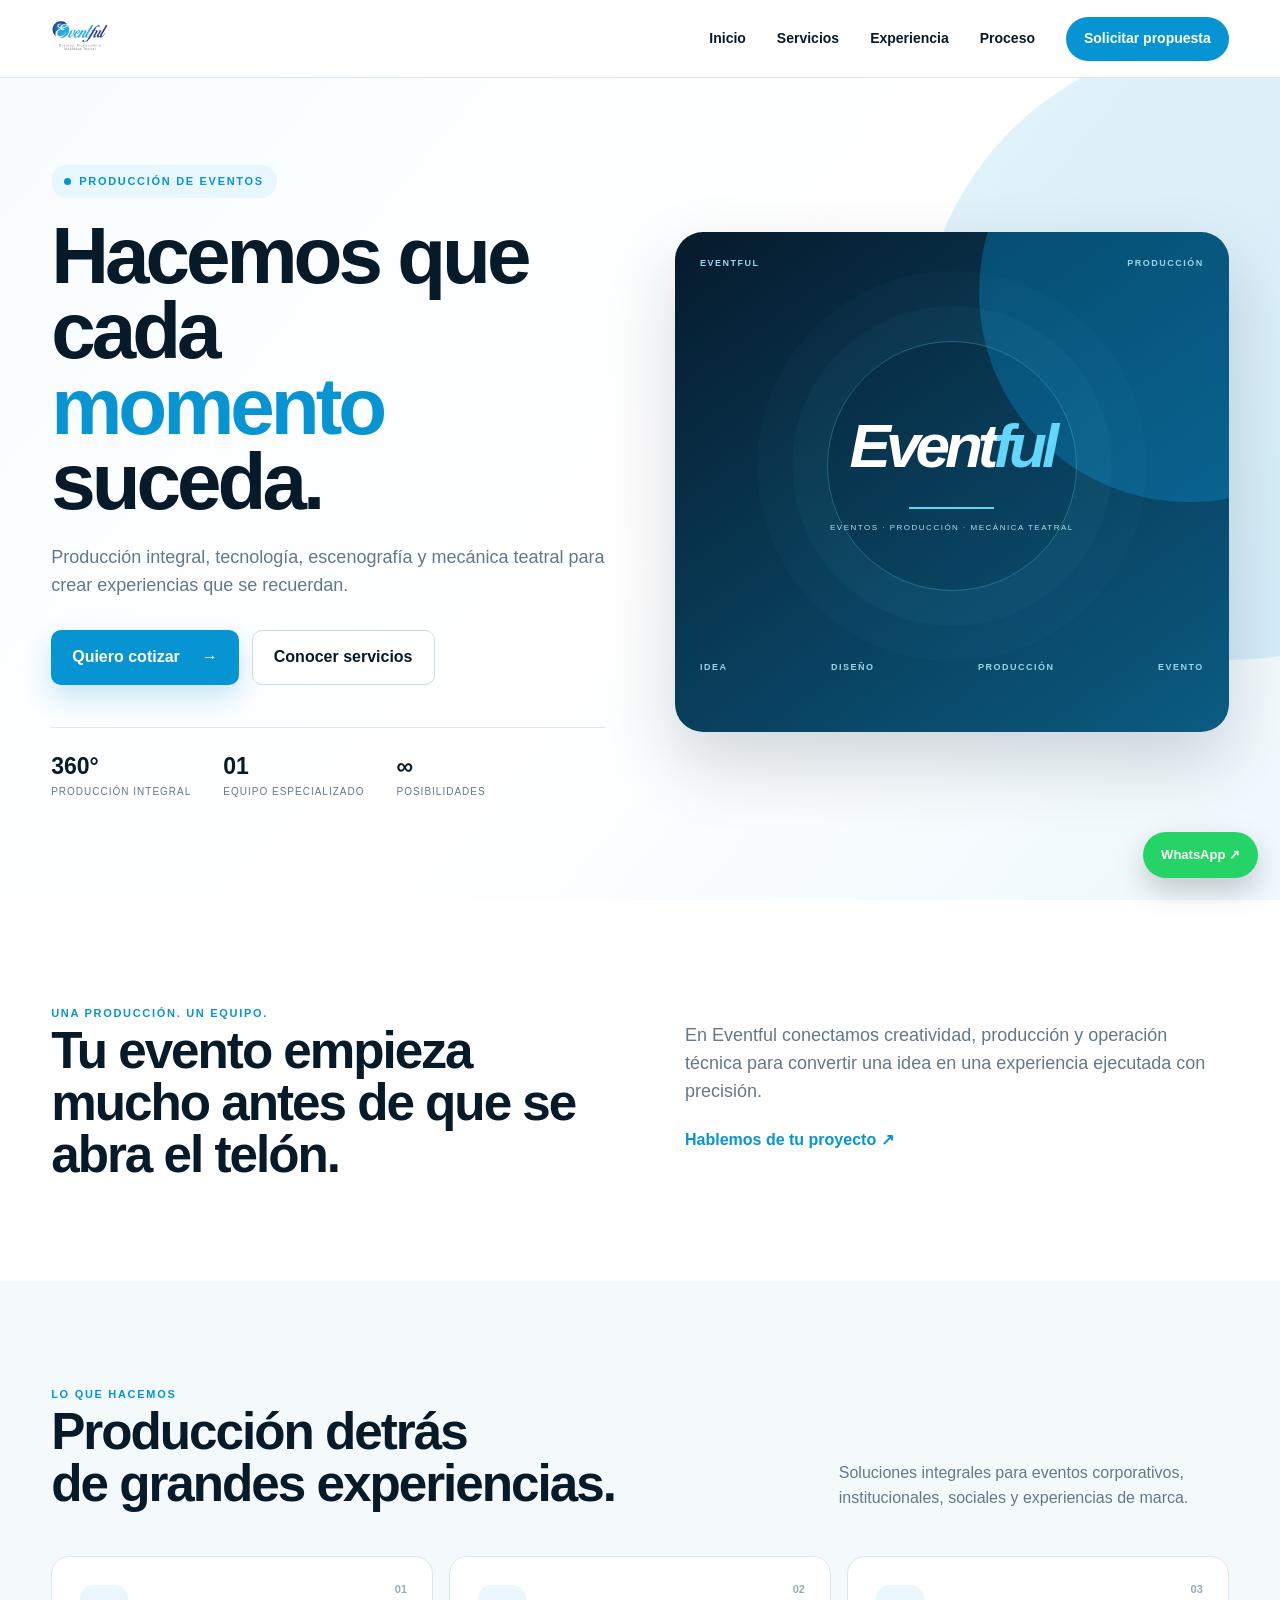
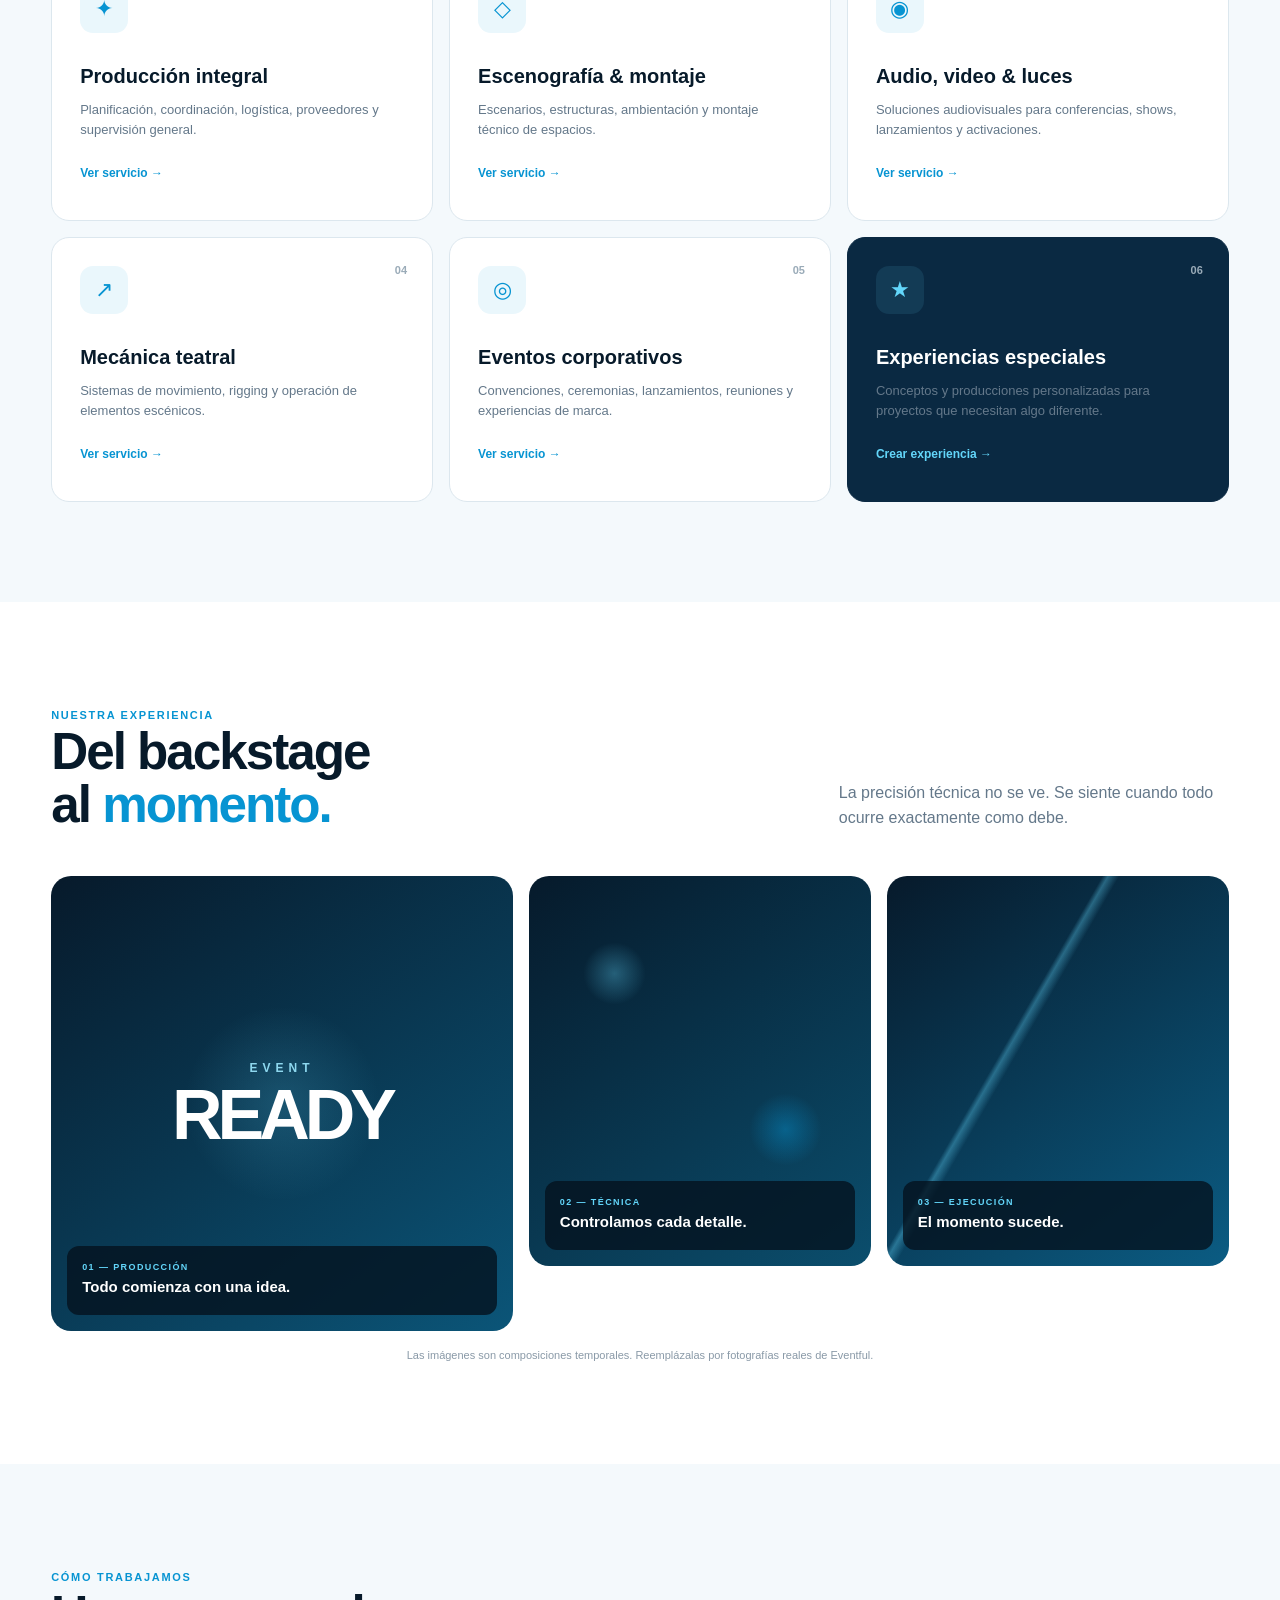
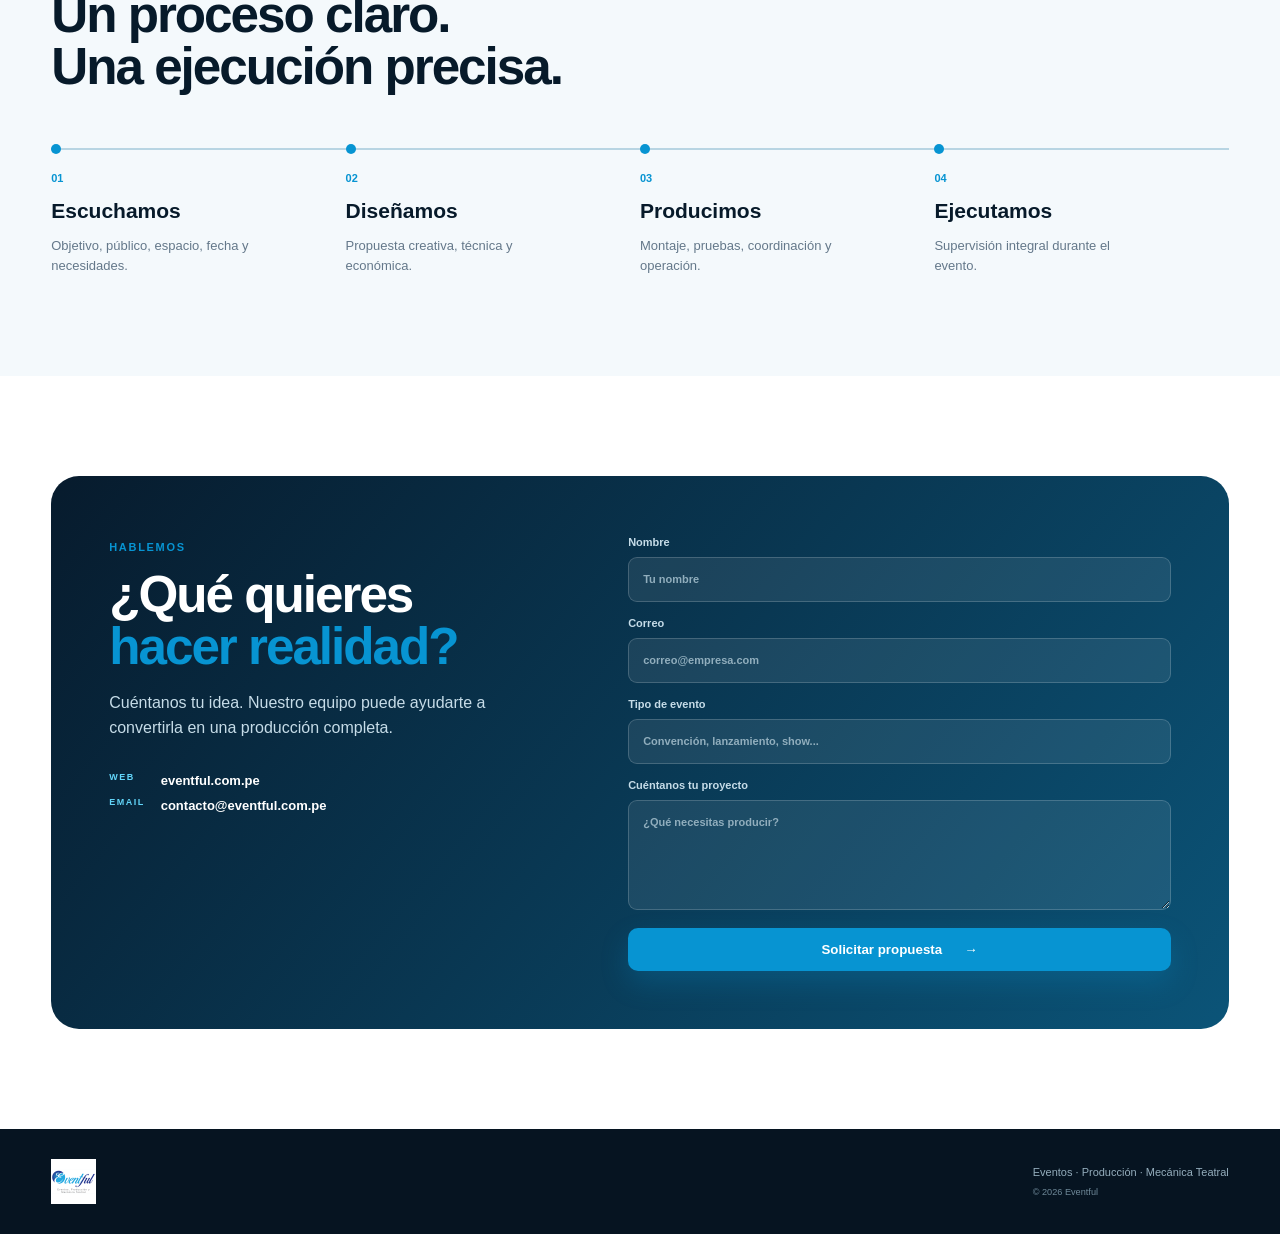
<file: index.html>
<!doctype html>
<html lang="es">
<head>
<meta charset="utf-8">
<meta name="viewport" content="width=device-width, initial-scale=1">
<title>Eventful | Producción de Eventos</title>
<meta name="description" content="Eventful — Eventos, Producción y Mecánica Teatral">
<style>
:root{--blue:#0794d2;--cyan:#63d6fa;--ink:#071a2a;--navy:#0a2942;--muted:#64788a;--line:#dce7ee;--soft:#f4f9fc}
*{box-sizing:border-box;margin:0;padding:0}
html{scroll-behavior:smooth}
body{font-family:Arial,Helvetica,sans-serif;color:var(--muted);background:#fff;line-height:1.55}
a{text-decoration:none;color:inherit}
.wrap{width:min(1180px,92%);margin:auto}

header{position:fixed;z-index:100;top:0;left:0;right:0;height:78px;background:rgba(255,255,255,.96);border-bottom:1px solid var(--line);backdrop-filter:blur(12px)}
.nav{height:78px;display:flex;align-items:center;justify-content:space-between}
.logo{height:58px;width:auto;object-fit:contain}
nav{display:flex;align-items:center;gap:31px;color:var(--ink);font-size:14px;font-weight:800}
nav a:hover{color:var(--blue)}
nav .cta{background:var(--blue);color:#fff;padding:11px 18px;border-radius:999px}
.menu{display:none;border:0;background:none;font-size:28px;color:var(--ink)}

.hero{min-height:100vh;padding:145px 0 80px;display:flex;align-items:center;position:relative;overflow:hidden;background:linear-gradient(130deg,#f8fcff 0%,#fff 55%,#eef8fd 100%)}
.hero:after{content:"";position:absolute;width:620px;height:620px;border-radius:50%;right:-260px;top:40px;background:rgba(7,148,210,.12)}
.hero-grid{display:grid;grid-template-columns:1fr 1fr;gap:70px;align-items:center;position:relative;z-index:2}
.badge,.eyebrow{display:inline-flex;align-items:center;gap:8px;color:var(--blue);font-size:11px;font-weight:900;letter-spacing:1.7px;text-transform:uppercase}
.badge{padding:8px 13px;background:#e7f7fd;border-radius:999px;margin-bottom:20px}
.badge i{width:7px;height:7px;border-radius:50%;background:var(--blue)}
h1{font-size:clamp(48px,6.3vw,80px);line-height:.94;letter-spacing:-4px;color:var(--ink);margin-bottom:25px}
h1 em,h2 em{font-style:normal;color:var(--blue)}
.hero-copy>p{max-width:620px;font-size:18px;margin-bottom:30px}
.actions{display:flex;gap:13px;flex-wrap:wrap}
.btn{display:inline-flex;align-items:center;justify-content:center;gap:22px;padding:14px 21px;border-radius:10px;font-weight:900}
.primary{background:var(--blue);color:#fff;box-shadow:0 12px 28px rgba(7,148,210,.23)}
.secondary{background:#fff;color:var(--ink);border:1px solid #cbdbe4}
.stats{display:flex;gap:32px;margin-top:42px;padding-top:21px;border-top:1px solid var(--line)}
.stats strong{display:block;font-size:23px;color:var(--ink)}
.stats span{display:block;font-size:10px;text-transform:uppercase;letter-spacing:1px}

.visual{height:500px;border-radius:28px;overflow:hidden;position:relative;padding:25px;color:#fff;background:linear-gradient(145deg,#061a2b,#0b5c83);box-shadow:0 30px 70px rgba(8,24,39,.17)}
.visual:before{content:"";position:absolute;width:420px;height:420px;border-radius:50%;right:-170px;top:-150px;background:rgba(7,148,210,.34)}
.vtop,.vbottom{position:relative;z-index:2;display:flex;justify-content:space-between;color:#9bd5e8;font-size:9px;font-weight:900;letter-spacing:1.5px}
.vcenter{height:390px;display:flex;align-items:center;justify-content:center;flex-direction:column;position:relative;z-index:2}
.ring{position:absolute;width:250px;height:250px;border-radius:50%;border:1px solid rgba(99,214,250,.3);box-shadow:0 0 0 35px rgba(99,214,250,.035),0 0 0 70px rgba(99,214,250,.025)}
.word{font-size:62px;font-weight:900;font-style:italic;letter-spacing:-5px}.word span{color:var(--cyan)}
.vline{width:85px;height:2px;background:var(--cyan);margin:13px 0}.vcenter small{font-size:8px;letter-spacing:1.5px;color:#b9ddea}

section{padding:100px 0}
.intro{background:#fff}
.intro-grid{display:grid;grid-template-columns:1fr 1fr;gap:90px}
h2{font-size:clamp(35px,4vw,54px);line-height:1.02;letter-spacing:-2px;color:var(--ink)}
.intro p{font-size:18px;margin:22px 0}
.link{color:var(--blue);font-weight:900}

.services{background:var(--soft)}
.head{display:flex;justify-content:space-between;align-items:end;gap:50px;margin-bottom:45px}
.head>p{max-width:390px}
.service-grid{display:grid;grid-template-columns:repeat(3,1fr);gap:16px}
.service{min-height:265px;padding:28px;border:1px solid var(--line);border-radius:18px;background:#fff;position:relative;transition:.25s}
.service:hover{transform:translateY(-5px);box-shadow:0 20px 45px rgba(8,24,39,.1)}
.service.dark{background:var(--navy);border-color:var(--navy)}
.num{position:absolute;right:25px;top:24px;font-size:11px;font-weight:900;color:#9aabb8}
.icon{width:48px;height:48px;border-radius:13px;background:#eaf7fc;color:var(--blue);display:grid;place-items:center;font-size:22px;margin-bottom:28px}
.dark .icon{background:rgba(99,214,250,.1);color:var(--cyan)}
.service h3{font-size:20px;color:var(--ink);margin-bottom:8px}.dark h3{color:#fff}
.service p{font-size:13px;margin-bottom:20px}.service a{font-size:12px;color:var(--blue);font-weight:900}.dark a{color:var(--cyan)}

.experience{background:#fff}
.exp-grid{display:grid;grid-template-columns:1.35fr 1fr 1fr;gap:16px;margin-top:45px}
.exp{height:390px;border-radius:20px;overflow:hidden;position:relative;background:linear-gradient(145deg,#071a2b,#0b5578)}
.exp:first-child{height:455px}
.exp.stage{background:radial-gradient(circle at center,rgba(99,214,250,.18),transparent 30%),linear-gradient(145deg,#071a2b,#0b5578);display:flex;align-items:center;justify-content:center}
.stage-word{font-size:70px;line-height:.8;color:#fff;font-weight:900;letter-spacing:-5px;text-align:center}.stage-word small{display:block;font-size:12px;letter-spacing:5px;color:#8ed8ef;margin-bottom:13px}
.lights{background:radial-gradient(circle at 25% 25%,rgba(99,214,250,.32),transparent 8%),radial-gradient(circle at 75% 65%,rgba(7,148,210,.42),transparent 10%),linear-gradient(145deg,#061a2b,#0b4e6d)}
.motion{background:linear-gradient(120deg,transparent 38%,rgba(99,214,250,.35) 39%,transparent 41%),linear-gradient(145deg,#071a2b,#0b5c83)}
.caption{position:absolute;left:16px;right:16px;bottom:16px;padding:15px;border-radius:12px;background:rgba(4,18,30,.8);color:#fff}.caption small{display:block;color:var(--cyan);font-size:9px;font-weight:900;letter-spacing:1.4px}.caption b{font-size:15px}
.note{text-align:center;margin-top:16px;font-size:11px;color:#8999a7}

.process{background:var(--soft)}
.process-grid{display:grid;grid-template-columns:repeat(4,1fr);margin-top:55px}
.step{padding:0 24px 0 0;border-top:2px solid #b8d5e3;position:relative}.step:before{content:"";position:absolute;top:-6px;left:0;width:10px;height:10px;border-radius:50%;background:var(--blue)}
.step span{display:block;margin-top:20px;color:var(--blue);font-size:11px;font-weight:900}.step h3{color:var(--ink);font-size:21px;margin:8px 0}.step p{font-size:13px;max-width:210px}

.contact{padding:100px 0}
.contact-box{display:grid;grid-template-columns:.9fr 1.1fr;gap:75px;padding:58px;border-radius:28px;background:linear-gradient(130deg,#071b2d,#0b5478);color:#c6dce8}
.contact h2{color:#fff;margin:10px 0 18px}.contact-copy>p{max-width:430px}.contact-info{display:grid;grid-template-columns:auto 1fr;gap:5px 16px;margin-top:30px}.contact-info span{font-size:9px;letter-spacing:1.5px;color:var(--cyan);font-weight:900}.contact-info b{font-size:13px;color:#fff}
form{display:grid;gap:13px}label{font-size:11px;font-weight:800;color:#c6dce8}input,textarea{width:100%;margin-top:6px;padding:13px 14px;border-radius:9px;border:1px solid rgba(255,255,255,.18);background:rgba(255,255,255,.08);color:#fff;font:inherit;outline:0}input::placeholder,textarea::placeholder{color:#91aebd}textarea{min-height:110px;resize:vertical}form .btn{border:0;cursor:pointer}

.whatsapp{position:fixed;right:22px;bottom:22px;z-index:120;padding:13px 18px;border-radius:999px;background:#25D366;color:#fff;font-size:13px;font-weight:900;box-shadow:0 12px 30px rgba(0,0,0,.2)}
footer{background:#061421;padding:30px 0;color:#94adbc}.footer{display:flex;align-items:center;justify-content:space-between}.footer img{height:45px;width:auto}.footer-text{font-size:11px}.footer-text small{display:block;margin-top:4px;color:#6f8999}

@media(max-width:900px){
 nav{display:none}.menu{display:block}nav.open{display:flex;position:absolute;top:78px;left:0;right:0;background:#fff;padding:20px 5%;flex-direction:column;align-items:stretch;box-shadow:0 20px 35px rgba(8,24,39,.1)}
 .hero-grid,.intro-grid,.contact-box{grid-template-columns:1fr}.service-grid{grid-template-columns:1fr 1fr}.exp-grid{grid-template-columns:1fr 1fr}.exp:first-child{grid-column:1/-1}.process-grid{grid-template-columns:1fr 1fr;gap:35px}.head{display:block}.head>p{margin-top:20px}.contact-box{gap:45px}
}
@media(max-width:600px){
 .hero{padding-top:120px}.logo{height:51px}h1{letter-spacing:-2.5px}.stats{gap:18px}.visual{height:390px}.vcenter{height:285px}.word{font-size:44px}.service-grid,.exp-grid,.process-grid{grid-template-columns:1fr}.exp:first-child{grid-column:auto}.exp,.exp:first-child{height:340px}.contact-box{padding:35px 25px}.footer{display:block}.footer-text{margin-top:15px}.whatsapp{right:14px;bottom:14px}
}
</style>
</head>
<body>

<header>
<div class="wrap nav">
<a href="#inicio"><img class="logo" src="[data-uri] " alt="Eventful"></a>
<button class="menu" id="menuBtn">☰</button>
<nav id="nav">
<a href="#inicio">Inicio</a><a href="#servicios">Servicios</a><a href="#experiencia">Experiencia</a><a href="#proceso">Proceso</a><a class="cta" href="#contacto">Solicitar propuesta</a>
</nav>
</div>
</header>

<main>
<section class="hero" id="inicio">
<div class="wrap hero-grid">
<div class="hero-copy">
<div class="badge"><i></i> Producción de eventos</div>
<h1>Hacemos que cada<br><em>momento</em> suceda.</h1>
<p>Producción integral, tecnología, escenografía y mecánica teatral para crear experiencias que se recuerdan.</p>
<div class="actions"><a class="btn primary" href="#contacto">Quiero cotizar <b>→</b></a><a class="btn secondary" href="#servicios">Conocer servicios</a></div>
<div class="stats"><div><strong>360°</strong><span>Producción integral</span></div><div><strong>01</strong><span>Equipo especializado</span></div><div><strong>∞</strong><span>Posibilidades</span></div></div>
</div>
<div class="visual">
<div class="vtop"><span>EVENTFUL</span><span>PRODUCCIÓN</span></div>
<div class="vcenter"><div class="ring"></div><div class="word">Event<span>ful</span></div><div class="vline"></div><small>EVENTOS · PRODUCCIÓN · MECÁNICA TEATRAL</small></div>
<div class="vbottom"><span>IDEA</span><span>DISEÑO</span><span>PRODUCCIÓN</span><span>EVENTO</span></div>
</div>
</div>
</section>

<section class="intro">
<div class="wrap intro-grid">
<div><div class="eyebrow">Una producción. Un equipo.</div><h2>Tu evento empieza mucho antes de que se abra el telón.</h2></div>
<div><p>En Eventful conectamos creatividad, producción y operación técnica para convertir una idea en una experiencia ejecutada con precisión.</p><a class="link" href="#contacto">Hablemos de tu proyecto ↗</a></div>
</div>
</section>

<section class="services" id="servicios">
<div class="wrap">
<div class="head"><div><div class="eyebrow">Lo que hacemos</div><h2>Producción detrás<br>de grandes experiencias.</h2></div><p>Soluciones integrales para eventos corporativos, institucionales, sociales y experiencias de marca.</p></div>
<div class="service-grid">
<article class="service"><span class="num">01</span><div class="icon">✦</div><h3>Producción integral</h3><p>Planificación, coordinación, logística, proveedores y supervisión general.</p><a href="#contacto">Ver servicio →</a></article>
<article class="service"><span class="num">02</span><div class="icon">◇</div><h3>Escenografía & montaje</h3><p>Escenarios, estructuras, ambientación y montaje técnico de espacios.</p><a href="#contacto">Ver servicio →</a></article>
<article class="service"><span class="num">03</span><div class="icon">◉</div><h3>Audio, video & luces</h3><p>Soluciones audiovisuales para conferencias, shows, lanzamientos y activaciones.</p><a href="#contacto">Ver servicio →</a></article>
<article class="service"><span class="num">04</span><div class="icon">↗</div><h3>Mecánica teatral</h3><p>Sistemas de movimiento, rigging y operación de elementos escénicos.</p><a href="#contacto">Ver servicio →</a></article>
<article class="service"><span class="num">05</span><div class="icon">◎</div><h3>Eventos corporativos</h3><p>Convenciones, ceremonias, lanzamientos, reuniones y experiencias de marca.</p><a href="#contacto">Ver servicio →</a></article>
<article class="service dark"><span class="num">06</span><div class="icon">★</div><h3>Experiencias especiales</h3><p>Conceptos y producciones personalizadas para proyectos que necesitan algo diferente.</p><a href="#contacto">Crear experiencia →</a></article>
</div>
</div>
</section>

<section class="experience" id="experiencia">
<div class="wrap">
<div class="head"><div><div class="eyebrow">Nuestra experiencia</div><h2>Del backstage<br>al <em>momento.</em></h2></div><p>La precisión técnica no se ve. Se siente cuando todo ocurre exactamente como debe.</p></div>
<div class="exp-grid">
<div class="exp stage"><div class="stage-word"><small>EVENT</small>READY</div><div class="caption"><small>01 — PRODUCCIÓN</small><b>Todo comienza con una idea.</b></div></div>
<div class="exp lights"><div class="caption"><small>02 — TÉCNICA</small><b>Controlamos cada detalle.</b></div></div>
<div class="exp motion"><div class="caption"><small>03 — EJECUCIÓN</small><b>El momento sucede.</b></div></div>
</div>
<div class="note">Las imágenes son composiciones temporales. Reemplázalas por fotografías reales de Eventful.</div>
</div>
</section>

<section class="process" id="proceso">
<div class="wrap">
<div class="eyebrow">Cómo trabajamos</div><h2>Un proceso claro.<br>Una ejecución precisa.</h2>
<div class="process-grid">
<div class="step"><span>01</span><h3>Escuchamos</h3><p>Objetivo, público, espacio, fecha y necesidades.</p></div>
<div class="step"><span>02</span><h3>Diseñamos</h3><p>Propuesta creativa, técnica y económica.</p></div>
<div class="step"><span>03</span><h3>Producimos</h3><p>Montaje, pruebas, coordinación y operación.</p></div>
<div class="step"><span>04</span><h3>Ejecutamos</h3><p>Supervisión integral durante el evento.</p></div>
</div>
</div>
</section>

<section class="contact" id="contacto">
<div class="wrap contact-box">
<div class="contact-copy"><div class="eyebrow">Hablemos</div><h2>¿Qué quieres<br><em>hacer realidad?</em></h2><p>Cuéntanos tu idea. Nuestro equipo puede ayudarte a convertirla en una producción completa.</p>
<div class="contact-info"><span>WEB</span><b>eventful.com.pe</b><span>EMAIL</span><b>contacto@eventful.com.pe</b></div></div>
<form id="form"><label>Nombre<input id="name" required placeholder="Tu nombre"></label><label>Correo<input id="email" type="email" required placeholder="correo@empresa.com"></label><label>Tipo de evento<input id="event" placeholder="Convención, lanzamiento, show..."></label><label>Cuéntanos tu proyecto<textarea id="message" required placeholder="¿Qué necesitas producir?"></textarea></label><button class="btn primary" type="submit">Solicitar propuesta <b>→</b></button></form>
</div>
</section>
</main>

<a class="whatsapp" href="https://wa.me/51999999999" target="_blank">WhatsApp ↗</a>

<footer><div class="wrap footer"><img class="logo" src="[data-uri] " alt="Eventful"><div class="footer-text">Eventos · Producción · Mecánica Teatral<small>© <span id="year"></span> Eventful</small></div></div></footer>

<script>
document.getElementById('year').textContent=new Date().getFullYear();
const nav=document.getElementById('nav');
document.getElementById('menuBtn').onclick=()=>nav.classList.toggle('open');
nav.querySelectorAll('a').forEach(a=>a.onclick=()=>nav.classList.remove('open'));
document.getElementById('form').onsubmit=function(e){
e.preventDefault();
const n=document.getElementById('name').value,m=document.getElementById('email').value,ev=document.getElementById('event').value||'Evento',msg=document.getElementById('message').value;
location.href='mailto:contacto@eventful.com.pe?subject='+encodeURIComponent('Solicitud de propuesta - '+ev)+'&body='+encodeURIComponent('Hola Eventful,\n\nNombre: '+n+'\nCorreo: '+m+'\nTipo de evento: '+ev+'\n\nProyecto:\n'+msg);
};
</script>
</body>
</html>
</file>
